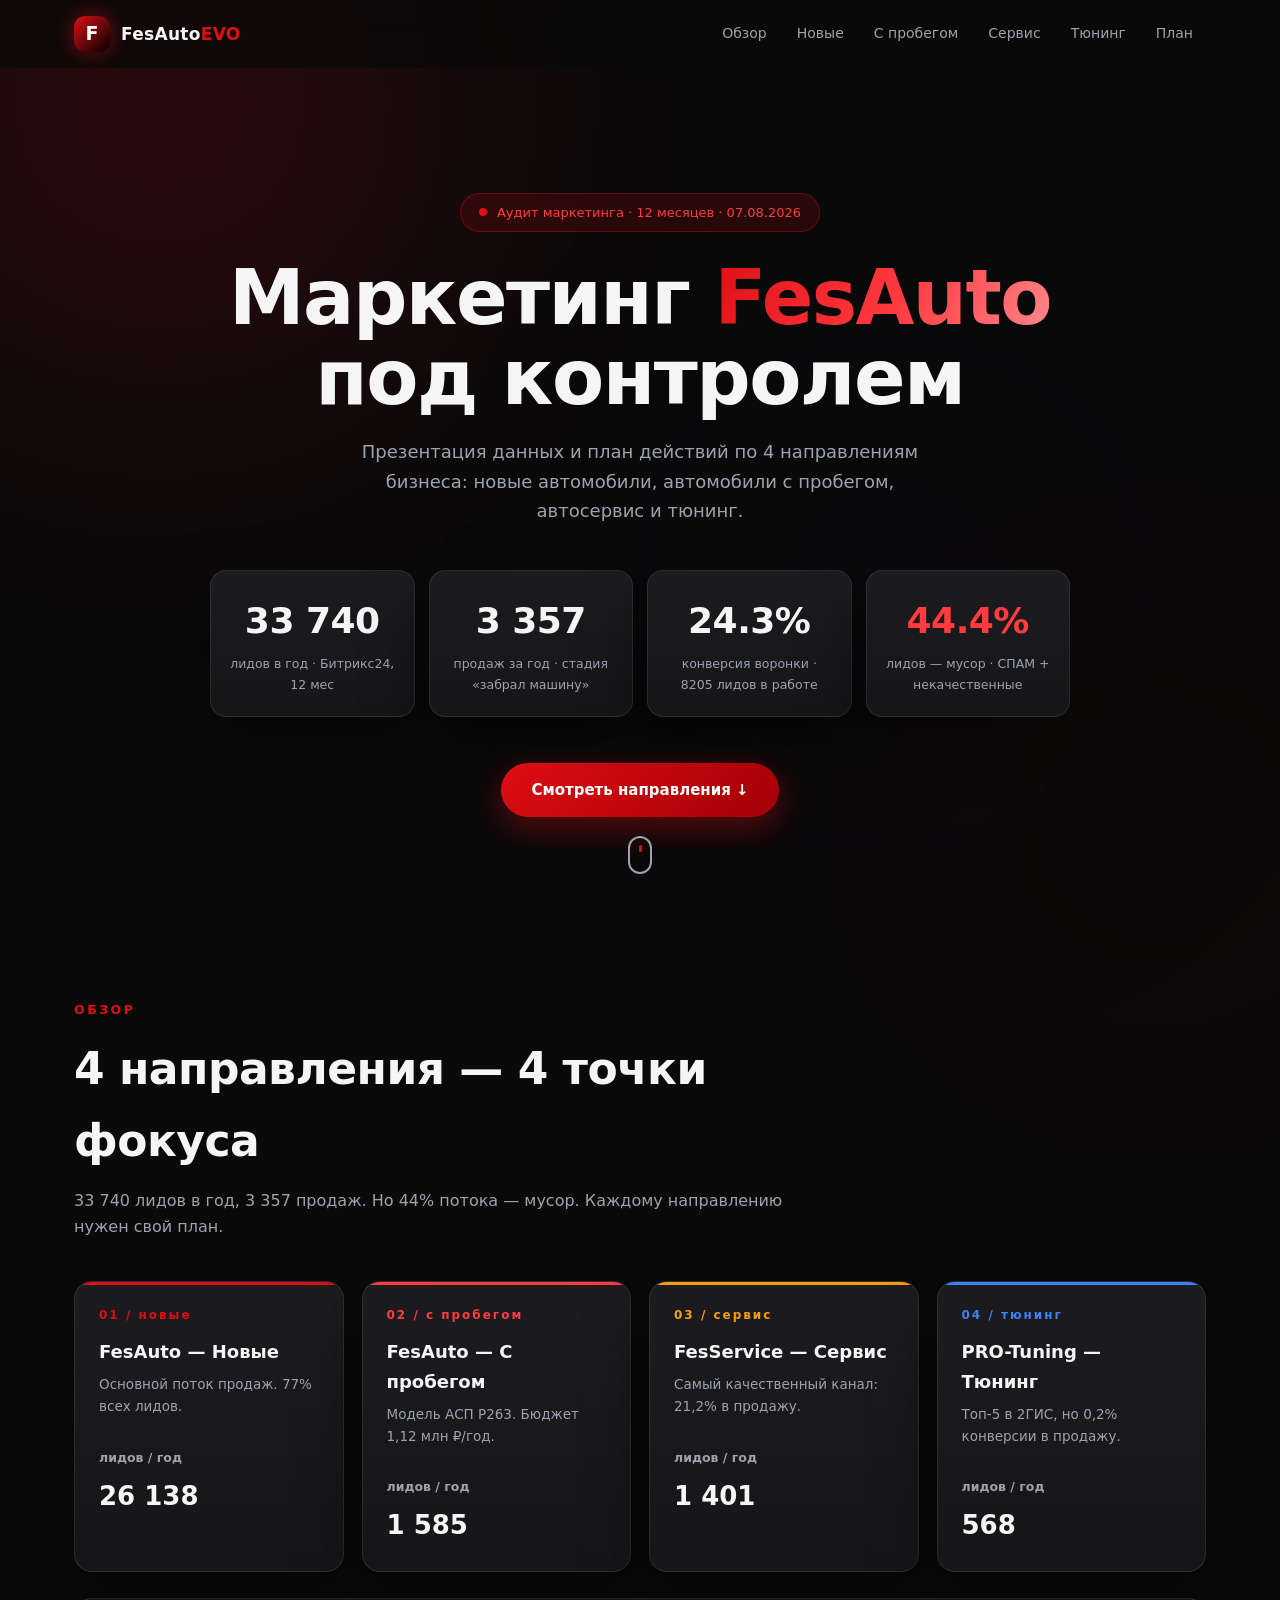
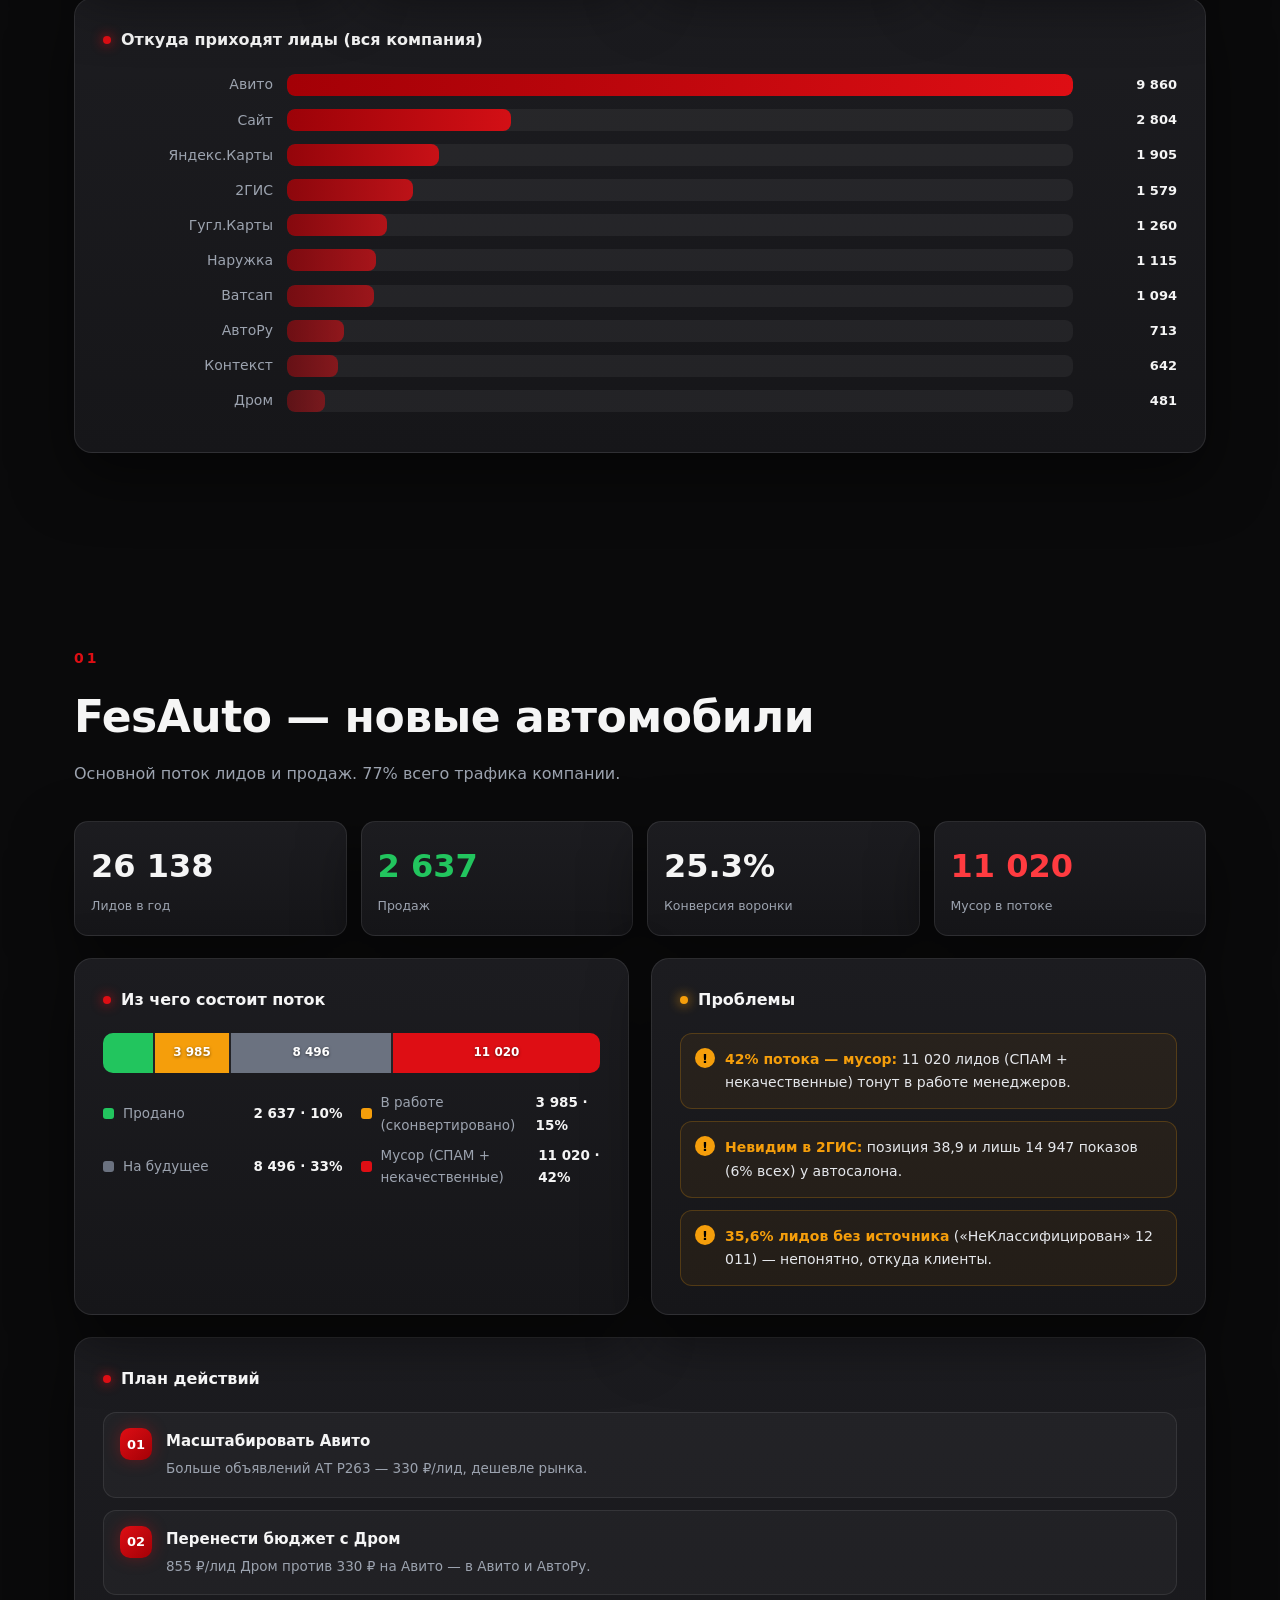
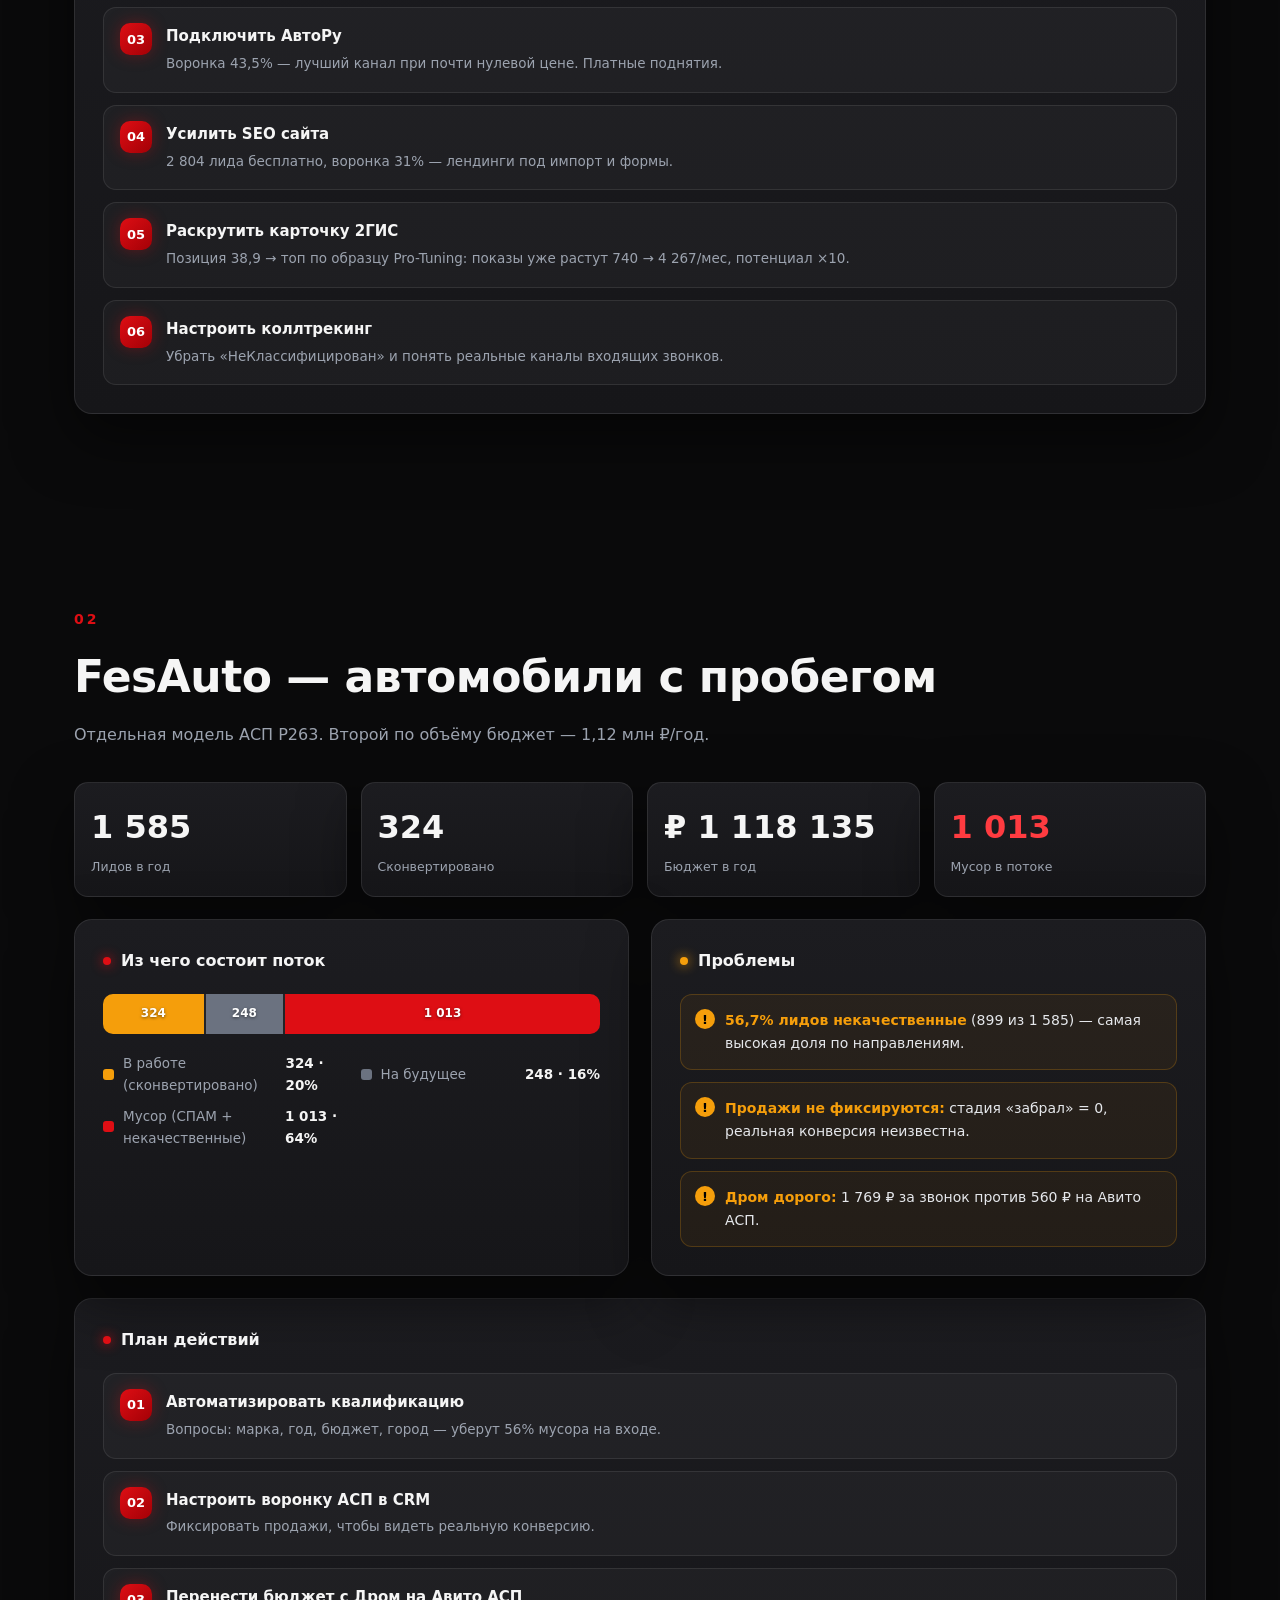
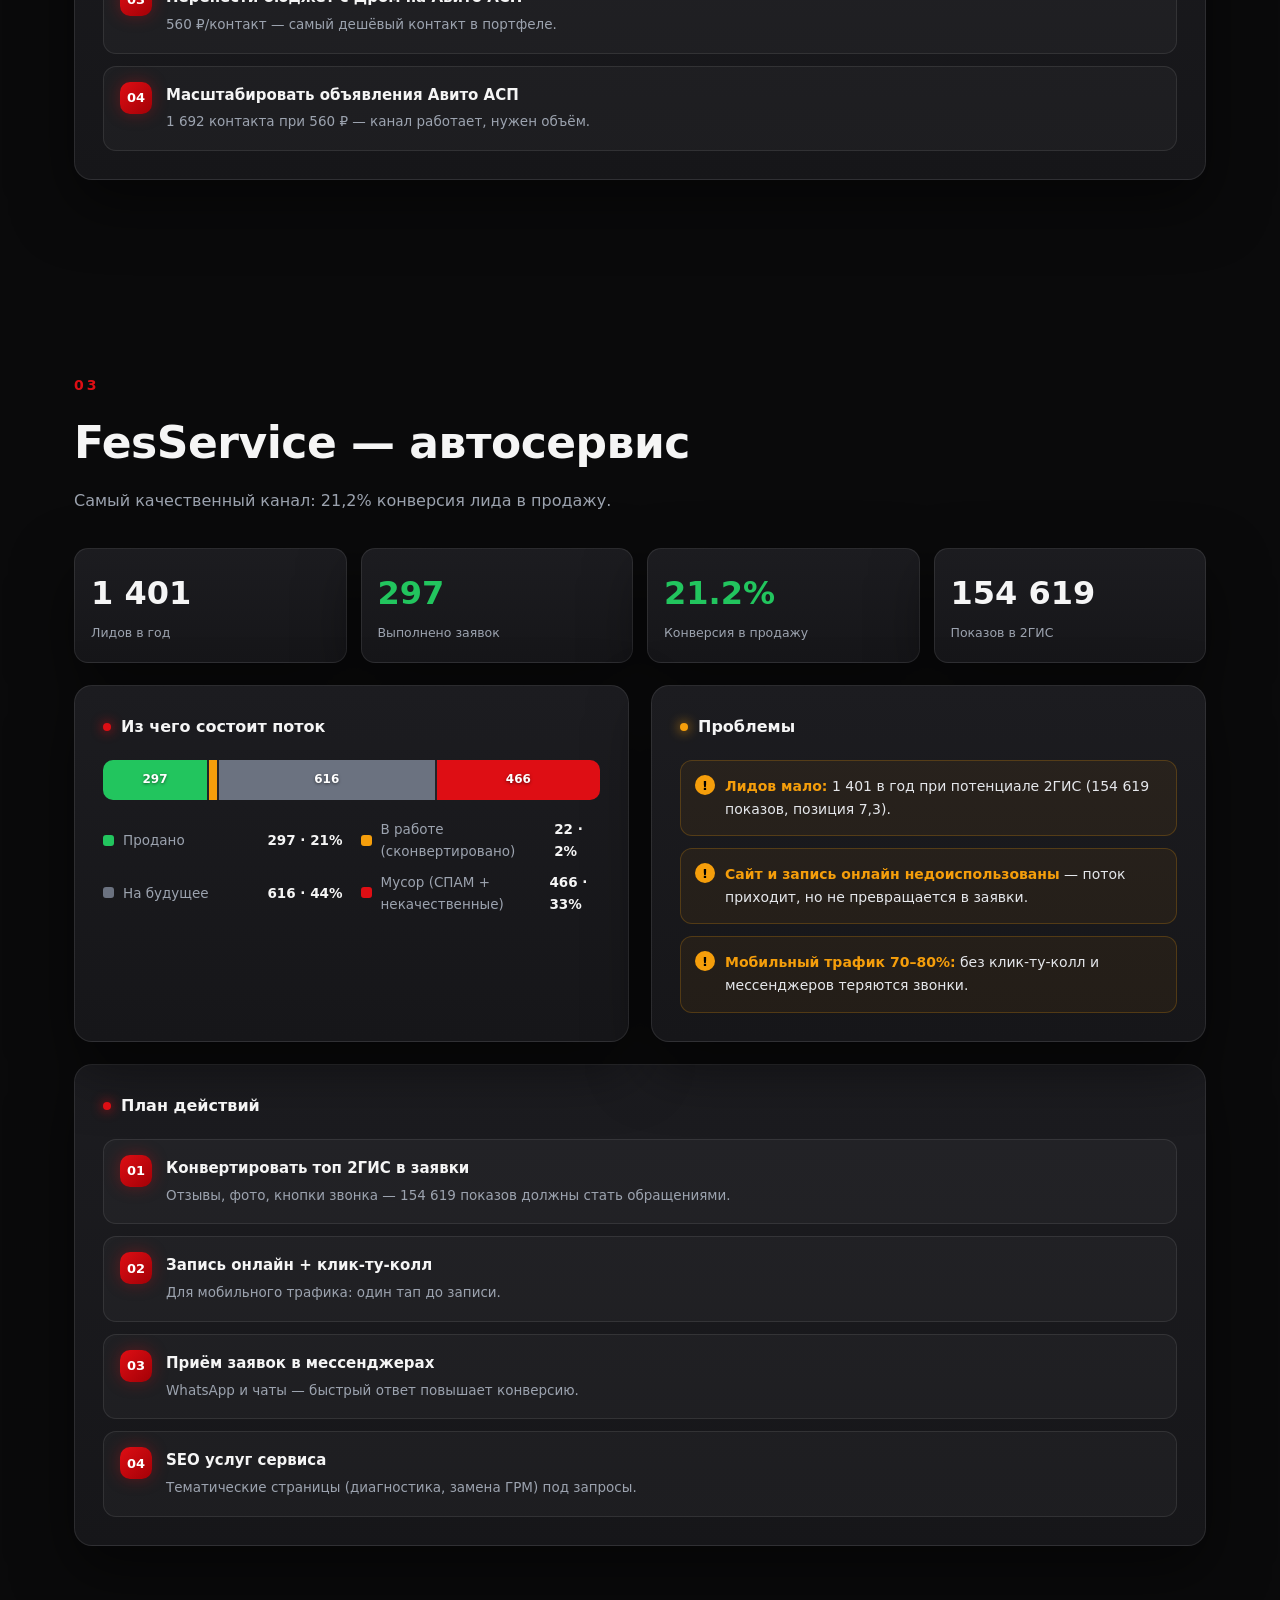
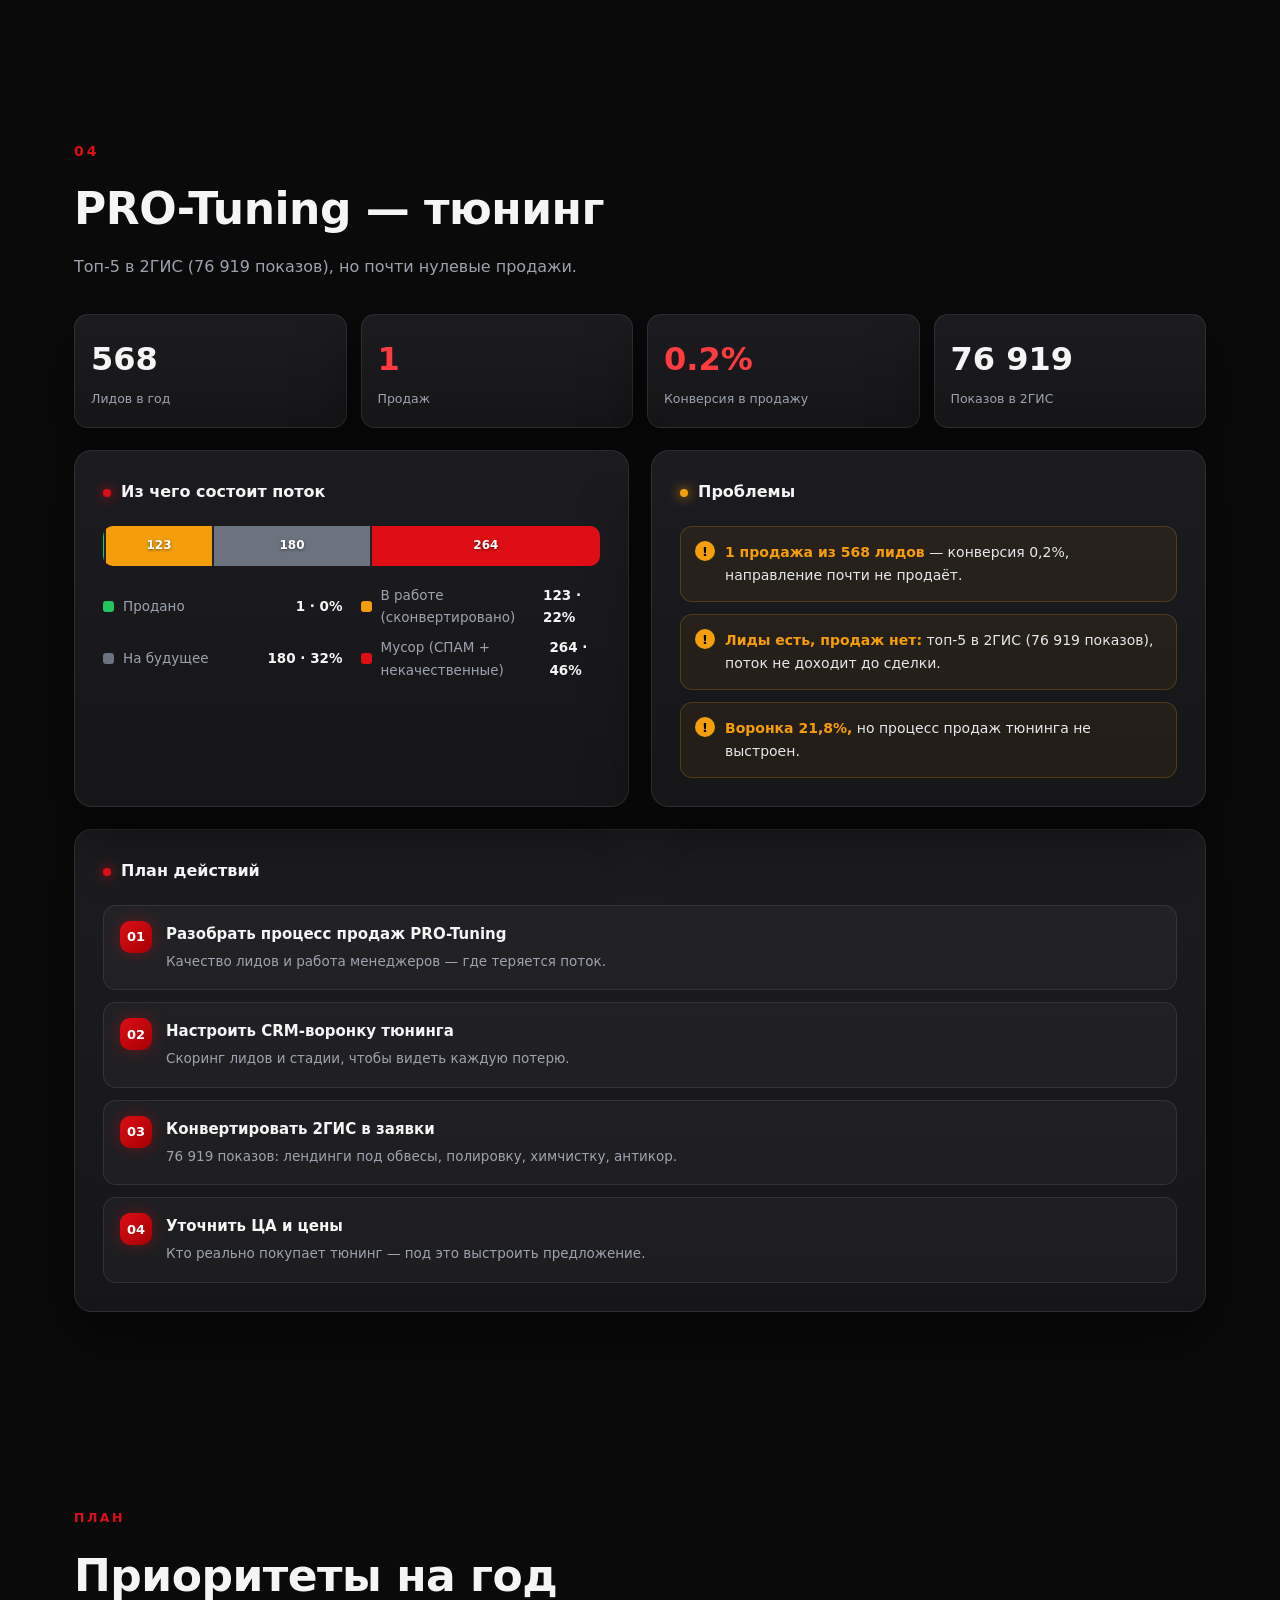
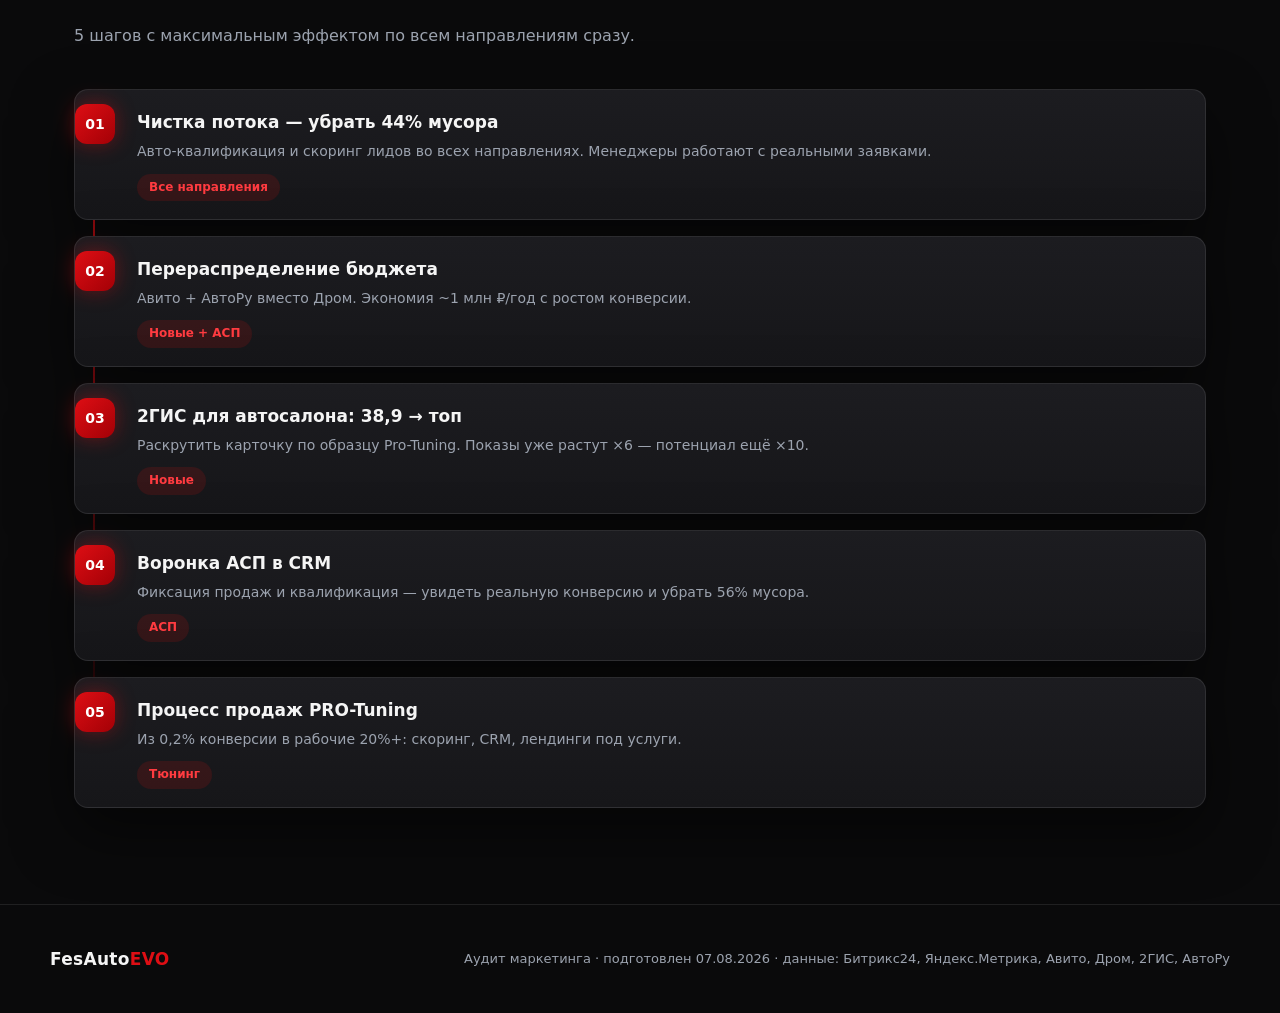
<file: index.html>
<!DOCTYPE html>
<html lang="ru">
<head>
<meta charset="UTF-8">
<meta name="viewport" content="width=device-width, initial-scale=1.0">
<title>FesAuto — Презентация аудита маркетинга 2026</title>
<link rel="stylesheet" href="css/styles.css">
</head>
<body>

<!-- Фон-декор -->
<div class="bg-glow glow-a"></div>
<div class="bg-glow glow-b"></div>
<div class="bg-glow glow-c"></div>

<!-- Навигация -->
<nav class="nav" id="nav">
  <div class="nav-inner">
    <a class="logo" href="#top">
      <span class="logo-mark">F</span>
      <span class="logo-text">FesAuto<span class="accent">EVO</span></span>
    </a>
    <div class="nav-links" id="navLinks">
      <a href="#overview">Обзор</a>
      <a href="#new">Новые</a>
      <a href="#used">С пробегом</a>
      <a href="#service">Сервис</a>
      <a href="#tuning">Тюнинг</a>
      <a href="#plan">План</a>
    </div>
    <button class="nav-burger" id="navBurger" aria-label="Меню"><span></span><span></span><span></span></button>
  </div>
</nav>

<!-- Хиро -->
<header class="hero" id="top">
  <div class="hero-inner">
    <span class="hero-badge"><span class="pulse-dot"></span> Аудит маркетинга · 12 месяцев · 07.08.2026</span>
    <h1 class="hero-title">Маркетинг <span class="grad">FesAuto</span><br>под контролем</h1>
    <p class="hero-sub">Презентация данных и план действий по 4 направлениям бизнеса: новые автомобили, автомобили с пробегом, автосервис и тюнинг.</p>
    <div class="kpis" id="heroKpis"></div>
    <a class="cta" href="#overview">Смотреть направления <span>↓</span></a>
  </div>
  <a class="scroll-hint" href="#overview"><span class="mouse"><i></i></span></a>
</header>

<!-- Обзор -->
<section class="section" id="overview">
  <div class="section-head reveal">
    <span class="kicker">Обзор</span>
    <h2>4 направления — 4 точки фокуса</h2>
    <p>33 740 лидов в год, 3 357 продаж. Но 44% потока — мусор. Каждому направлению нужен свой план.</p>
  </div>
  <div class="dir-grid" id="dirGrid"></div>

  <div class="panel reveal">
    <h3 class="panel-title">Откуда приходят лиды (вся компания)</h3>
    <div id="sourceBars"></div>
  </div>
</section>

<!-- Блок 01: Новые автомобили -->
<section class="section block" id="new">
  <div class="block-head reveal">
    <span class="block-num">01</span>
    <h2>FesAuto — новые автомобили</h2>
    <p>Основной поток лидов и продаж. 77% всего трафика компании.</p>
  </div>
  <div class="metrics" id="m-new"></div>
  <div class="block-grid">
    <div class="panel reveal">
      <h3 class="panel-title">Из чего состоит поток</h3>
      <div class="stack" id="stack-new"></div>
      <ul class="legend" id="legend-new"></ul>
    </div>
    <div class="panel reveal">
      <h3 class="panel-title warn-title">Проблемы</h3>
      <ul class="problems" id="p-new"></ul>
    </div>
  </div>
  <div class="panel plan-panel reveal">
    <h3 class="panel-title">План действий</h3>
    <ol class="plan" id="plan-new"></ol>
  </div>
</section>

<!-- Блок 02: С пробегом -->
<section class="section block" id="used">
  <div class="block-head reveal">
    <span class="block-num">02</span>
    <h2>FesAuto — автомобили с пробегом</h2>
    <p>Отдельная модель АСП Р263. Второй по объёму бюджет — 1,12 млн ₽/год.</p>
  </div>
  <div class="metrics" id="m-used"></div>
  <div class="block-grid">
    <div class="panel reveal">
      <h3 class="panel-title">Из чего состоит поток</h3>
      <div class="stack" id="stack-used"></div>
      <ul class="legend" id="legend-used"></ul>
    </div>
    <div class="panel reveal">
      <h3 class="panel-title warn-title">Проблемы</h3>
      <ul class="problems" id="p-used"></ul>
    </div>
  </div>
  <div class="panel plan-panel reveal">
    <h3 class="panel-title">План действий</h3>
    <ol class="plan" id="plan-used"></ol>
  </div>
</section>

<!-- Блок 03: Сервис -->
<section class="section block" id="service">
  <div class="block-head reveal">
    <span class="block-num">03</span>
    <h2>FesService — автосервис</h2>
    <p>Самый качественный канал: 21,2% конверсия лида в продажу.</p>
  </div>
  <div class="metrics" id="m-service"></div>
  <div class="block-grid">
    <div class="panel reveal">
      <h3 class="panel-title">Из чего состоит поток</h3>
      <div class="stack" id="stack-service"></div>
      <ul class="legend" id="legend-service"></ul>
    </div>
    <div class="panel reveal">
      <h3 class="panel-title warn-title">Проблемы</h3>
      <ul class="problems" id="p-service"></ul>
    </div>
  </div>
  <div class="panel plan-panel reveal">
    <h3 class="panel-title">План действий</h3>
    <ol class="plan" id="plan-service"></ol>
  </div>
</section>

<!-- Блок 04: Тюнинг -->
<section class="section block" id="tuning">
  <div class="block-head reveal">
    <span class="block-num">04</span>
    <h2>PRO-Tuning — тюнинг</h2>
    <p>Топ-5 в 2ГИС (76 919 показов), но почти нулевые продажи.</p>
  </div>
  <div class="metrics" id="m-tuning"></div>
  <div class="block-grid">
    <div class="panel reveal">
      <h3 class="panel-title">Из чего состоит поток</h3>
      <div class="stack" id="stack-tuning"></div>
      <ul class="legend" id="legend-tuning"></ul>
    </div>
    <div class="panel reveal">
      <h3 class="panel-title warn-title">Проблемы</h3>
      <ul class="problems" id="p-tuning"></ul>
    </div>
  </div>
  <div class="panel plan-panel reveal">
    <h3 class="panel-title">План действий</h3>
    <ol class="plan" id="plan-tuning"></ol>
  </div>
</section>

<!-- Сводный план -->
<section class="section" id="plan">
  <div class="section-head reveal">
    <span class="kicker">План</span>
    <h2>Приоритеты на год</h2>
    <p>5 шагов с максимальным эффектом по всем направлениям сразу.</p>
  </div>
  <div class="plan-timeline" id="timeline"></div>
</section>

<footer class="footer">
  <div class="footer-inner">
    <span class="logo-text">FesAuto<span class="accent">EVO</span></span>
    <p>Аудит маркетинга · подготовлен 07.08.2026 · данные: Битрикс24, Яндекс.Метрика, Авито, Дром, 2ГИС, АвтоРу</p>
  </div>
</footer>

<script src="js/main.js"></script>
</body>
</html>
</file>
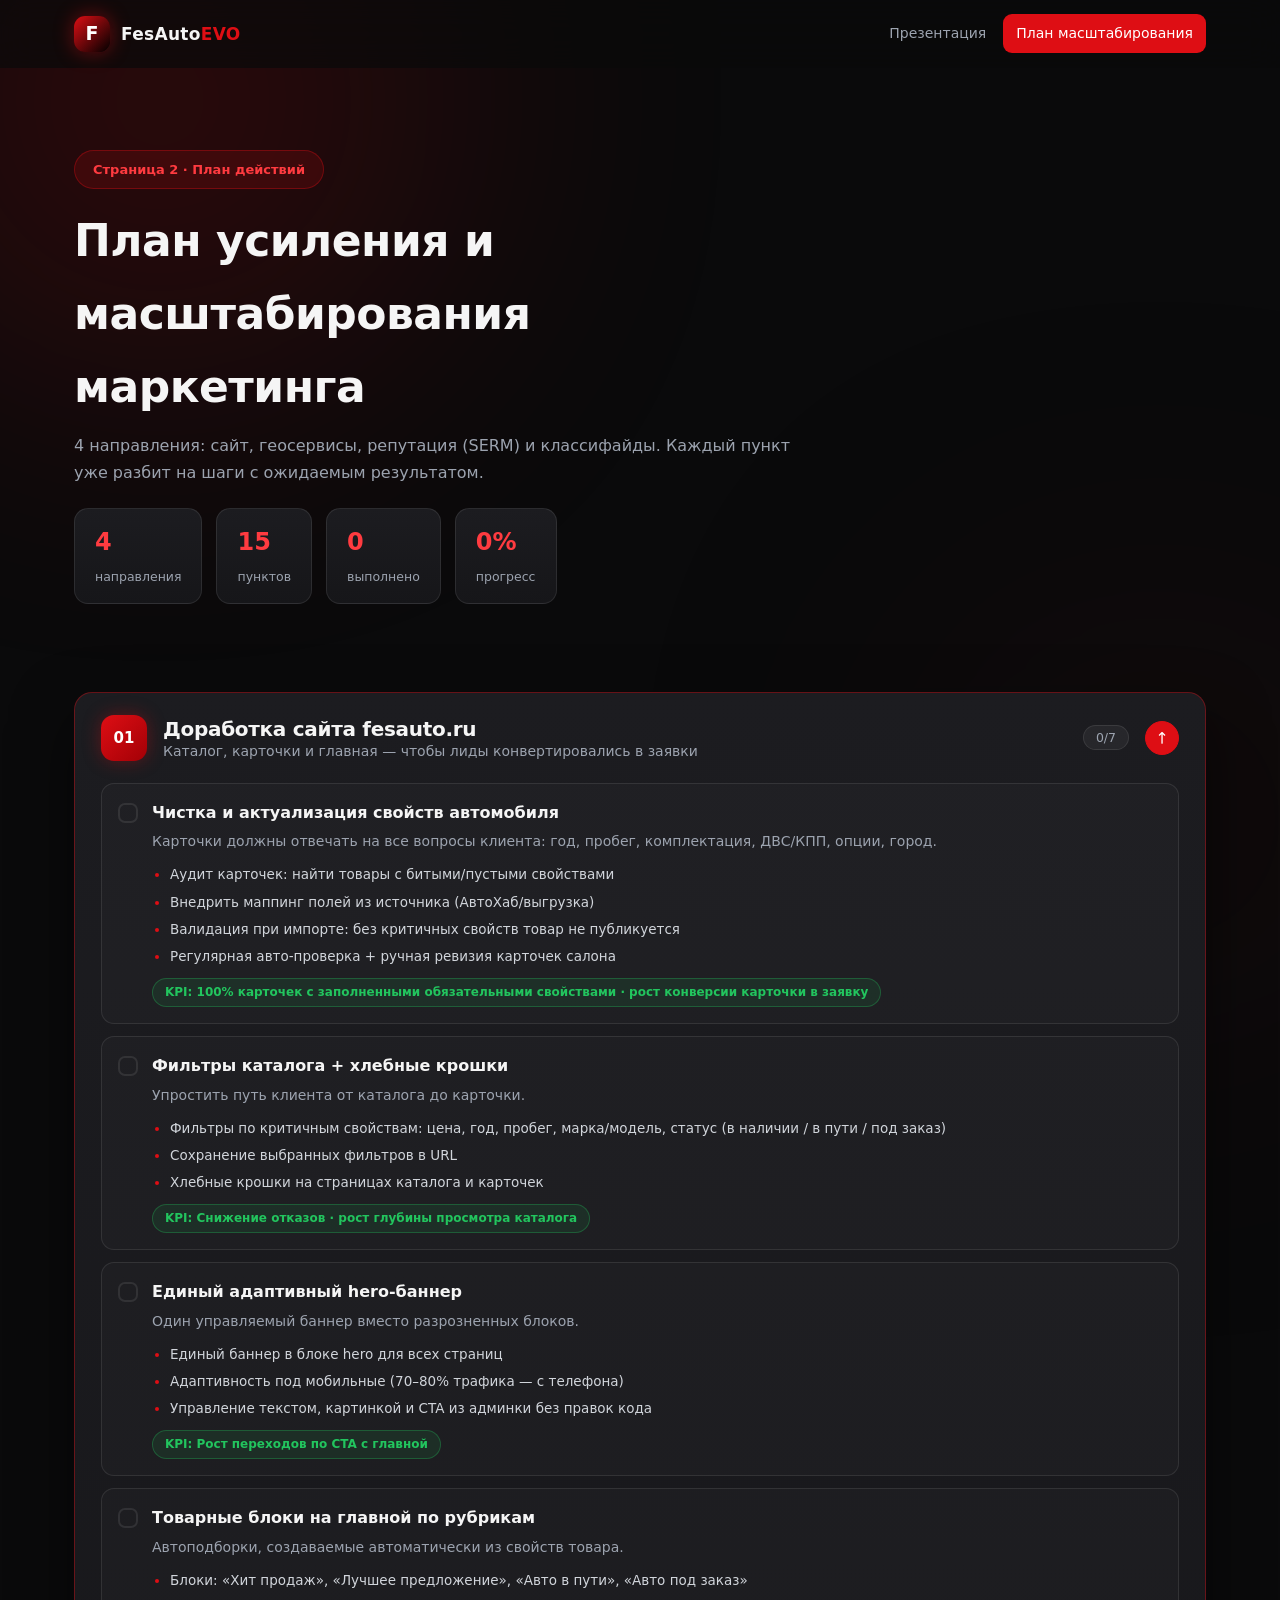
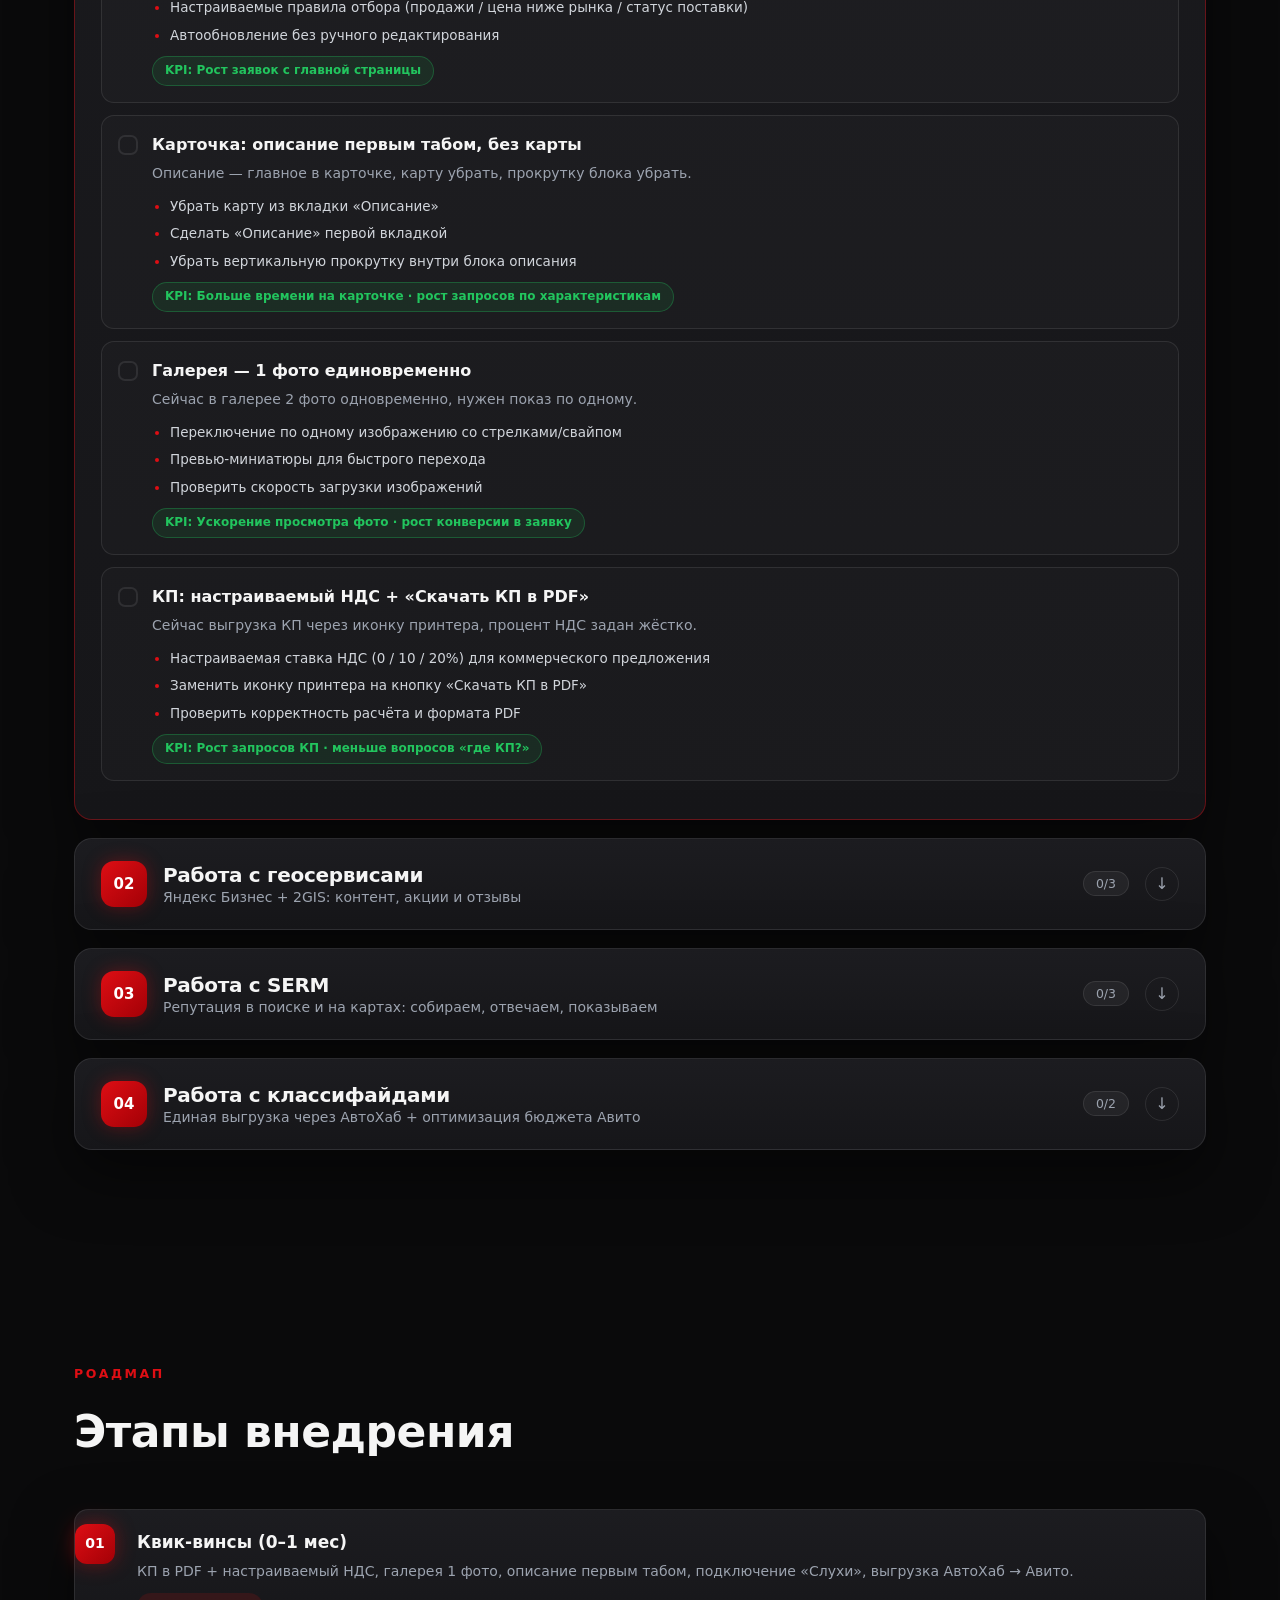
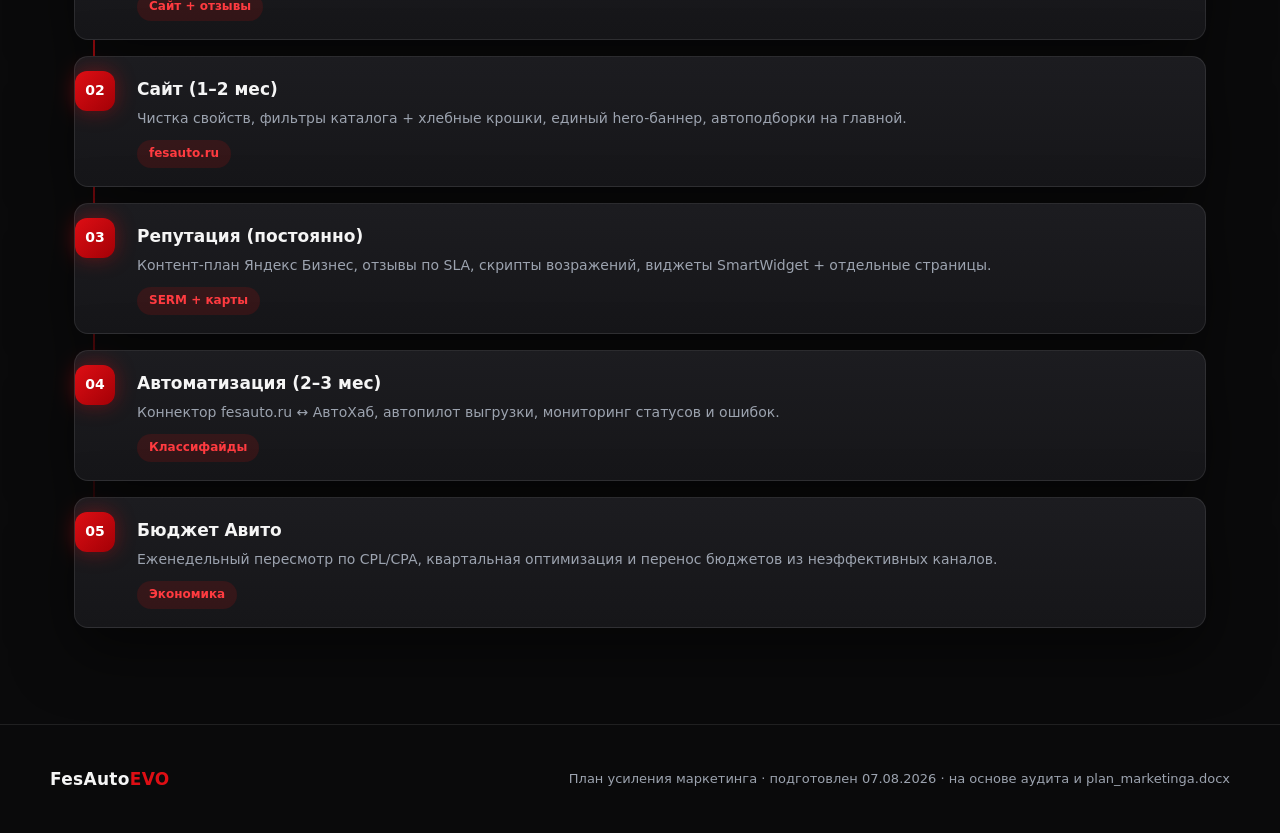
<file: plan.html>
<!DOCTYPE html>
<html lang="ru">
<head>
<meta charset="UTF-8">
<meta name="viewport" content="width=device-width, initial-scale=1.0">
<title>FesAuto — План усиления маркетинга</title>
<link rel="stylesheet" href="css/styles.css">
</head>
<body class="plan-page">

<!-- Фон-декор -->
<div class="bg-glow glow-a"></div>
<div class="bg-glow glow-b"></div>

<!-- Навигация -->
<nav class="nav" id="nav">
  <div class="nav-inner">
    <a class="logo" href="index.html">
      <span class="logo-mark">F</span>
      <span class="logo-text">FesAuto<span class="accent">EVO</span></span>
    </a>
    <div class="nav-links" id="navLinks">
      <a href="index.html">Презентация</a>
      <a href="plan.html" class="active">План масштабирования</a>
    </div>
    <button class="nav-burger" id="navBurger" aria-label="Меню"><span></span><span></span><span></span></button>
  </div>
</nav>

<!-- Хиро плана -->
<header class="plan-hero">
  <div class="section-head reveal visible">
    <span class="plan-hero-badge">Страница 2 · План действий</span>
    <h2>План усиления и масштабирования маркетинга</h2>
    <p>4 направления: сайт, геосервисы, репутация (SERM) и классифайды. Каждый пункт уже разбит на шаги с ожидаемым результатом.</p>
    <div class="plan-stats" id="planStats"></div>
  </div>
</header>

<!-- Содержание плана -->
<main class="section plan-wrap" id="plan">
  <div id="accordion"></div>
</main>

<!-- Роадмап -->
<section class="section">
  <div class="section-head reveal">
    <span class="kicker">Роадмап</span>
    <h2>Этапы внедрения</h2>
  </div>
  <div class="plan-timeline" id="timeline"></div>
</section>

<footer class="footer">
  <div class="footer-inner">
    <span class="logo-text">FesAuto<span class="accent">EVO</span></span>
    <p>План усиления маркетинга · подготовлен 07.08.2026 · на основе аудита и plan_marketinga.docx</p>
  </div>
</footer>

<script src="js/plan.js"></script>
</body>
</html>
</file>
<file: css/styles.css>
/* ===== FesAuto EVO — фирменные цвета: #DE0E14 / #000000 / #F5F5F5 ===== */
:root {
  --bg: #0a0a0b;
  --bg-2: #101012;
  --panel: #161619;
  --panel-2: #1c1c20;
  --border: rgba(255, 255, 255, 0.09);
  --text: #f5f5f5;
  --muted: #9ca3af;
  --accent: #de0e14;
  --accent-2: #ff3b40;
  --accent-soft: rgba(222, 14, 20, 0.14);
  --green: #22c55e;
  --amber: #f59e0b;
  --radius: 18px;
  --shadow: 0 24px 60px rgba(0, 0, 0, 0.5);
}

* { margin: 0; padding: 0; box-sizing: border-box; }

html { scroll-behavior: smooth; }

body {
  font-family: 'Segoe UI', system-ui, -apple-system, Roboto, Arial, sans-serif;
  background: var(--bg);
  color: var(--text);
  line-height: 1.65;
  overflow-x: hidden;
}

/* ===== Фон-свечение ===== */
.bg-glow {
  position: fixed; border-radius: 50%; z-index: -1; filter: blur(140px); opacity: 0.18;
  animation: float 16s ease-in-out infinite;
  pointer-events: none;
}
.glow-a { width: 560px; height: 560px; background: var(--accent); top: -180px; left: -120px; }
.glow-b { width: 480px; height: 480px; background: #3a0d0f; bottom: -160px; right: -120px; animation-delay: -6s; }
.glow-c { width: 380px; height: 380px; background: #1c1c22; top: 45%; left: 55%; animation-delay: -11s; opacity: 0.14; }
@keyframes float {
  0%, 100% { transform: translate(0, 0) scale(1); }
  50% { transform: translate(50px, 40px) scale(1.15); }
}

/* ===== Навигация ===== */
.nav {
  position: fixed; top: 0; left: 0; right: 0; z-index: 100;
  background: rgba(10, 10, 11, 0.72);
  backdrop-filter: blur(18px);
  -webkit-backdrop-filter: blur(18px);
  border-bottom: 1px solid transparent;
  transition: border-color 0.3s, background 0.3s;
}
.nav.scrolled { border-color: var(--border); background: rgba(10, 10, 11, 0.88); }
.nav-inner {
  max-width: 1180px; margin: 0 auto; padding: 14px 24px;
  display: flex; align-items: center; justify-content: space-between; gap: 20px;
}
.logo { display: flex; align-items: center; gap: 11px; text-decoration: none; }
.logo-mark {
  width: 36px; height: 36px; border-radius: 11px;
  background: linear-gradient(135deg, var(--accent), #000);
  display: grid; place-items: center; font-weight: 800; font-size: 19px; color: #fff;
  box-shadow: 0 0 20px rgba(222, 14, 20, 0.45);
}
.logo-text { font-weight: 700; font-size: 17px; letter-spacing: 0.3px; color: var(--text); }
.accent { color: var(--accent); }
.nav-links { display: flex; gap: 4px; flex-wrap: wrap; }
.nav-links a {
  color: var(--muted); text-decoration: none; font-size: 14px; padding: 8px 13px;
  border-radius: 9px; transition: all 0.25s; white-space: nowrap;
}
.nav-links a:hover { color: var(--text); background: var(--accent-soft); }
.nav-links a.active { color: #fff; background: var(--accent); }
.nav-burger {
  display: none; background: none; border: 0; cursor: pointer; padding: 8px;
}
.nav-burger span { display: block; width: 22px; height: 2px; background: var(--text); margin: 5px 0; border-radius: 2px; transition: 0.3s; }

/* ===== Хиро ===== */
.hero {
  min-height: 100vh; display: flex; flex-direction: column;
  align-items: center; justify-content: center; text-align: center;
  padding: 150px 24px 40px; position: relative;
}
.hero-inner { max-width: 860px; }
.hero-badge {
  display: inline-flex; align-items: center; gap: 10px;
  padding: 8px 18px; border-radius: 999px; font-size: 13px; color: var(--accent-2);
  border: 1px solid rgba(222, 14, 20, 0.35); background: var(--accent-soft);
  margin-bottom: 26px;
}
.pulse-dot { width: 8px; height: 8px; border-radius: 50%; background: var(--accent); animation: pulse 1.6s ease-in-out infinite; }
@keyframes pulse {
  0%, 100% { box-shadow: 0 0 0 0 rgba(222, 14, 20, 0.45); }
  50% { box-shadow: 0 0 0 7px rgba(222, 14, 20, 0); }
}
.hero-title {
  font-size: clamp(40px, 7vw, 76px); font-weight: 800; letter-spacing: -1.5px; line-height: 1.06;
  margin-bottom: 18px;
}
.grad {
  background: linear-gradient(120deg, var(--accent), var(--accent-2) 55%, #ff8a8e);
  -webkit-background-clip: text; background-clip: text; color: transparent;
}
.hero-sub { color: var(--muted); font-size: 18px; max-width: 620px; margin: 0 auto 44px; }

.kpis {
  display: grid; grid-template-columns: repeat(4, 1fr); gap: 14px;
  margin-bottom: 46px;
}
.kpi {
  background: linear-gradient(180deg, var(--panel-2), var(--panel));
  border: 1px solid var(--border); border-radius: 16px; padding: 20px 16px;
  box-shadow: var(--shadow);
}
.kpi-value { font-size: clamp(24px, 3.4vw, 36px); font-weight: 800; letter-spacing: -0.5px; font-variant-numeric: tabular-nums; }
.kpi-label { color: var(--muted); font-size: 12.5px; margin-top: 4px; }

.cta {
  display: inline-block; padding: 15px 30px; border-radius: 999px;
  background: linear-gradient(135deg, var(--accent), #a30006);
  color: #fff; font-weight: 700; font-size: 15px; text-decoration: none;
  box-shadow: 0 10px 34px rgba(222, 14, 20, 0.4);
  transition: transform 0.25s, box-shadow 0.25s;
}
.cta:hover { transform: translateY(-3px); box-shadow: 0 16px 44px rgba(222, 14, 20, 0.55); }

.scroll-hint {
  position: absolute; bottom: 26px; left: 50%; transform: translateX(-50%);
}
.mouse {
  width: 24px; height: 38px; border: 2px solid var(--muted); border-radius: 14px;
  display: flex; justify-content: center; padding-top: 7px;
}
.mouse i { width: 3px; height: 7px; border-radius: 2px; background: var(--accent); animation: wheel 1.6s ease-in-out infinite; }
@keyframes wheel {
  0% { transform: translateY(0); opacity: 1; }
  70% { transform: translateY(10px); opacity: 0; }
  100% { transform: translateY(0); opacity: 0; }
}

/* ===== Секции ===== */
.section { max-width: 1180px; margin: 0 auto; padding: 96px 24px; }
.section-head { margin-bottom: 40px; max-width: 720px; }
.kicker {
  display: inline-block; font-size: 12.5px; font-weight: 700; letter-spacing: 2.5px;
  text-transform: uppercase; color: var(--accent); margin-bottom: 12px;
}
.section-head h2 { font-size: clamp(28px, 4vw, 44px); font-weight: 800; letter-spacing: -0.5px; margin-bottom: 10px; }
.section-head p { color: var(--muted); font-size: 16px; }

/* Карточки направлений */
.dir-grid { display: grid; grid-template-columns: repeat(4, 1fr); gap: 18px; margin-bottom: 26px; }
.dir-card {
  background: linear-gradient(180deg, var(--panel-2), var(--panel));
  border: 1px solid var(--border); border-radius: var(--radius);
  padding: 24px; text-decoration: none; color: var(--text);
  position: relative; overflow: hidden; box-shadow: var(--shadow);
  transition: transform 0.3s, border-color 0.3s, box-shadow 0.3s;
}
.dir-card::before {
  content: ""; position: absolute; inset: 0 auto auto 0; width: 100%; height: 3px;
  background: var(--dc, var(--accent));
}
.dir-card:hover { transform: translateY(-6px); border-color: rgba(222, 14, 20, 0.45); box-shadow: 0 30px 70px rgba(0,0,0,0.6); }
.dir-card .num { font-size: 12px; font-weight: 800; color: var(--dc, var(--accent)); letter-spacing: 2px; }
.dir-card h3 { font-size: 18px; margin: 12px 0 6px; }
.dir-card p { color: var(--muted); font-size: 13.5px; }
.dir-card .dir-metric { font-size: 26px; font-weight: 800; margin-top: 14px; font-variant-numeric: tabular-nums; }
.dir-card .dir-metric span { font-size: 12.5px; color: var(--muted); font-weight: 600; }

/* Панель */
.panel {
  background: linear-gradient(180deg, var(--panel-2), var(--panel));
  border: 1px solid var(--border); border-radius: var(--radius);
  padding: 28px; box-shadow: var(--shadow);
}
.panel-title { font-size: 16px; font-weight: 700; margin-bottom: 20px; display: flex; align-items: center; gap: 10px; }
.panel-title::before { content: ""; width: 8px; height: 8px; border-radius: 50%; background: var(--accent); box-shadow: 0 0 12px var(--accent); }
.panel-title.warn-title::before { background: var(--amber); box-shadow: 0 0 12px var(--amber); }

/* Источники — бары */
.src-row { display: flex; align-items: center; gap: 14px; margin-bottom: 12px; }
.src-name { width: 170px; font-size: 14px; color: var(--muted); flex-shrink: 0; text-align: right; }
.src-track { flex: 1; background: rgba(255, 255, 255, 0.05); border-radius: 8px; height: 22px; overflow: hidden; }
.src-fill { height: 100%; border-radius: 8px; width: 0; transition: width 1s cubic-bezier(0.22, 1, 0.36, 1); }
.src-val { width: 90px; font-size: 13px; font-weight: 700; font-variant-numeric: tabular-nums; text-align: right; }

/* Блоки */
.block { scroll-margin-top: 70px; }
.block-head { margin-bottom: 34px; }
.block-num {
  font-size: 14px; font-weight: 800; letter-spacing: 3px; color: var(--accent);
  display: inline-block; margin-bottom: 10px;
}
.block-head h2 { font-size: clamp(28px, 4vw, 44px); font-weight: 800; letter-spacing: -0.5px; margin-bottom: 8px; }
.block-head p { color: var(--muted); font-size: 16px; max-width: 640px; }

.metrics { display: grid; grid-template-columns: repeat(4, 1fr); gap: 14px; margin-bottom: 22px; }
.metric {
  background: linear-gradient(180deg, var(--panel-2), var(--panel));
  border: 1px solid var(--border); border-radius: 14px; padding: 18px 16px; box-shadow: var(--shadow);
}
.metric .m-val { font-size: clamp(24px, 3vw, 32px); font-weight: 800; font-variant-numeric: tabular-nums; }
.metric .m-val.good { color: var(--green); }
.metric .m-val.bad { color: var(--accent-2); }
.metric .m-label { color: var(--muted); font-size: 12.5px; margin-top: 3px; }

.block-grid { display: grid; grid-template-columns: 1fr 1fr; gap: 22px; margin-bottom: 22px; }

/* Состав потока (stacked bar) */
.stack { display: flex; height: 40px; border-radius: 10px; overflow: hidden; gap: 2px; background: rgba(255,255,255,0.04); }
.stack .seg { height: 100%; width: 0; transition: width 1.1s cubic-bezier(0.22, 1, 0.36, 1); min-width: 0; position: relative; }
.stack .seg span { position: absolute; inset: 0; display: grid; place-items: center; font-size: 12px; font-weight: 700; color: #fff; text-shadow: 0 1px 3px rgba(0,0,0,0.5); white-space: nowrap; }
.legend { list-style: none; margin-top: 18px; display: grid; grid-template-columns: 1fr 1fr; gap: 8px 18px; }
.legend li { display: flex; align-items: center; gap: 9px; font-size: 13.5px; color: var(--muted); }
.legend .dot { width: 11px; height: 11px; border-radius: 3px; flex-shrink: 0; }
.legend b { color: var(--text); font-variant-numeric: tabular-nums; margin-left: auto; }

/* Проблемы */
.problems { list-style: none; display: grid; gap: 12px; }
.problems li {
  position: relative; padding: 14px 14px 14px 44px;
  background: rgba(245, 158, 11, 0.06);
  border: 1px solid rgba(245, 158, 11, 0.22);
  border-radius: 12px; font-size: 14px; color: #e5e7eb;
}
.problems li::before {
  content: "!"; position: absolute; left: 14px; top: 14px;
  width: 20px; height: 20px; border-radius: 50%;
  background: var(--amber); color: #000; font-weight: 800; font-size: 13px;
  display: grid; place-items: center;
}
.problems li b { color: var(--amber); }

/* План действий */
.plan-panel { margin-top: 22px; }
.plan { list-style: none; counter-reset: step; display: grid; gap: 12px; }
.plan li {
  counter-increment: step; position: relative;
  padding: 16px 18px 16px 62px;
  background: rgba(255, 255, 255, 0.03);
  border: 1px solid var(--border); border-radius: 13px;
  font-size: 15px; transition: border-color 0.25s, background 0.25s, transform 0.25s;
}
.plan li:hover { border-color: rgba(222, 14, 20, 0.5); background: var(--accent-soft); transform: translateX(4px); }
.plan li::before {
  counter-reset: none; content: counter(step, decimal-leading-zero);
  position: absolute; left: 16px; top: 15px;
  width: 32px; height: 32px; border-radius: 10px;
  background: linear-gradient(135deg, var(--accent), #a30006);
  color: #fff; font-weight: 800; font-size: 13px;
  display: grid; place-items: center;
  box-shadow: 0 0 16px rgba(222, 14, 20, 0.35);
}
.plan li b { display: block; margin-bottom: 2px; }
.plan li span { color: var(--muted); font-size: 13.5px; }

/* Таймлайн */
.plan-timeline { position: relative; display: grid; gap: 16px; }
.plan-timeline::before {
  content: ""; position: absolute; left: 19px; top: 8px; bottom: 8px; width: 2px;
  background: linear-gradient(180deg, var(--accent), transparent);
}
.tl-item {
  position: relative; padding-left: 62px;
  background: linear-gradient(180deg, var(--panel-2), var(--panel));
  border: 1px solid var(--border); border-radius: 14px; padding: 18px 20px 18px 62px;
  box-shadow: var(--shadow);
}
.tl-item::before {
  content: attr(data-n); position: absolute; left: 0; top: 14px;
  width: 40px; height: 40px; border-radius: 12px;
  background: linear-gradient(135deg, var(--accent), #a30006);
  color: #fff; font-weight: 800; font-size: 14px;
  display: grid; place-items: center; box-shadow: 0 0 20px rgba(222, 14, 20, 0.4);
}
.tl-item h3 { font-size: 17px; margin-bottom: 4px; }
.tl-item p { color: var(--muted); font-size: 14px; }
.tl-item .tl-tag {
  display: inline-block; margin-top: 10px; font-size: 12px; font-weight: 700;
  color: var(--accent-2); background: var(--accent-soft);
  padding: 4px 12px; border-radius: 999px;
}

/* Футер */
.footer { border-top: 1px solid var(--border); padding: 40px 24px; }
.footer-inner { max-width: 1180px; margin: 0 auto; display: flex; align-items: center; justify-content: space-between; gap: 20px; flex-wrap: wrap; }
.footer p { color: var(--muted); font-size: 13px; }

/* ===== Анимации появления ===== */
.reveal { opacity: 0; transform: translateY(30px); transition: opacity 0.7s ease, transform 0.7s ease; }
.reveal.visible { opacity: 1; transform: none; }

/* ===== Адаптив ===== */
@media (max-width: 980px) {
  .kpis { grid-template-columns: repeat(2, 1fr); }
  .dir-grid { grid-template-columns: repeat(2, 1fr); }
  .metrics { grid-template-columns: repeat(2, 1fr); }
  .block-grid { grid-template-columns: 1fr; }
}
/* ===== План-страница / Аккордеон ===== */
.plan-hero { max-width: 1180px; margin: 0 auto; padding: 150px 24px 0; }
.plan-hero-badge {
  display: inline-block; padding: 8px 18px; border-radius: 999px; font-size: 13px;
  color: var(--accent-2); border: 1px solid rgba(222, 14, 20, 0.35);
  background: var(--accent-soft); margin-bottom: 16px; font-weight: 700;
}
.plan-stats { display: flex; flex-wrap: wrap; gap: 14px; margin-top: 22px; }
.plan-stat {
  background: linear-gradient(180deg, var(--panel-2), var(--panel));
  border: 1px solid var(--border); border-radius: 14px; padding: 14px 20px;
}
.plan-stat b { display: block; font-size: 24px; font-variant-numeric: tabular-nums; color: var(--accent-2); }
.plan-stat span { color: var(--muted); font-size: 12.5px; }

.plan-wrap { padding-top: 48px; }

.acc { margin-bottom: 18px; border: 1px solid var(--border); border-radius: var(--radius); background: linear-gradient(180deg, var(--panel-2), var(--panel)); box-shadow: var(--shadow); overflow: hidden; }
.acc.open { border-color: rgba(222, 14, 20, 0.4); }
.acc-head {
  width: 100%; display: flex; align-items: center; gap: 16px; text-align: left;
  background: none; border: 0; cursor: pointer; padding: 22px 26px;
  font-family: inherit; color: var(--text);
}
.acc-num {
  width: 46px; height: 46px; flex-shrink: 0; border-radius: 13px;
  background: linear-gradient(135deg, var(--accent), #a30006); color: #fff;
  font-weight: 800; font-size: 15px; display: grid; place-items: center;
  box-shadow: 0 0 18px rgba(222, 14, 20, 0.35);
}
.acc-t { flex: 1; }
.acc-t h3 { font-size: 20px; font-weight: 800; letter-spacing: -0.3px; }
.acc-t p { color: var(--muted); font-size: 14px; margin-top: 2px; }
.acc-count { font-size: 12.5px; color: var(--muted); background: rgba(255,255,255,0.05); border: 1px solid var(--border); padding: 4px 12px; border-radius: 999px; white-space: nowrap; }
.acc-arrow {
  width: 34px; height: 34px; flex-shrink: 0; border-radius: 50%;
  border: 1px solid var(--border); display: grid; place-items: center;
  transition: transform 0.3s, background 0.3s, color 0.3s; color: var(--muted);
}
.acc-arrow::after { content: "↓"; font-size: 16px; }
.acc.open .acc-arrow { transform: rotate(180deg); background: var(--accent); border-color: var(--accent); color: #fff; }
.acc-body { max-height: 0; overflow: hidden; transition: max-height 0.4s ease; }
.acc-inner { padding: 0 26px 26px; }

.acc-item {
  display: flex; gap: 14px; align-items: flex-start;
  padding: 16px; border: 1px solid var(--border); border-radius: 13px;
  margin-bottom: 12px; background: rgba(255,255,255,0.02);
  transition: border-color 0.25s, background 0.25s;
}
.acc-item:hover { border-color: rgba(222, 14, 20, 0.4); background: var(--accent-soft); }
.acc-item .check {
  flex-shrink: 0; margin-top: 3px; width: 20px; height: 20px; border-radius: 7px;
  border: 2px solid var(--border); cursor: pointer; background: none;
  display: grid; place-items: center; transition: all 0.2s;
}
.acc-item .check.done { background: var(--green); border-color: var(--green); }
.acc-item .check.done::after { content: "✓"; color: #fff; font-weight: 800; font-size: 13px; }
.acc-item-body { flex: 1; }
.acc-item-body h4 { font-size: 16px; font-weight: 700; margin-bottom: 4px; }
.acc-item-body .acc-desc { color: var(--muted); font-size: 14px; margin-bottom: 10px; }
.acc-item-body .acc-steps { padding-left: 18px; margin-bottom: 10px; display: grid; gap: 5px; }
.acc-item-body .acc-steps li { color: #d1d5db; font-size: 13.5px; }
.acc-item-body .acc-steps li::marker { color: var(--accent); }
.acc-kpi {
  display: inline-block; font-size: 12px; font-weight: 700; color: var(--green);
  background: rgba(34, 197, 94, 0.1); border: 1px solid rgba(34, 197, 94, 0.3);
  padding: 4px 12px; border-radius: 999px;
}
.acc-progress { padding: 0 26px; }
.acc-progress-row { display: flex; align-items: center; gap: 12px; margin-bottom: 26px; }
.acc-progress-row span { font-size: 13px; color: var(--muted); white-space: nowrap; }
.acc-progress-track { flex: 1; height: 8px; border-radius: 6px; background: rgba(255,255,255,0.07); overflow: hidden; }
.acc-progress-fill { height: 100%; border-radius: 6px; width: 0; background: linear-gradient(90deg, var(--accent), var(--accent-2)); transition: width 0.6s cubic-bezier(0.22,1,0.36,1); }

@media (max-width: 700px) {
  .nav-inner { padding: 12px 16px; }
  .hero { padding: 120px 16px 30px; }
  .section { padding: 64px 16px; }
  .dir-grid, .metrics, .kpis { grid-template-columns: 1fr; }
  .legend { grid-template-columns: 1fr; }
  .src-name { width: 120px; }
  .plan li, .tl-item { padding-left: 56px; }
  .nav-links {
    display: none; position: absolute; top: 100%; left: 0; right: 0;
    background: rgba(10, 10, 11, 0.97); flex-direction: column; padding: 12px 20px 20px;
    border-bottom: 1px solid var(--border);
  }
  .nav-links.open { display: flex; }
  .nav-burger { display: block; }
}
</file>
